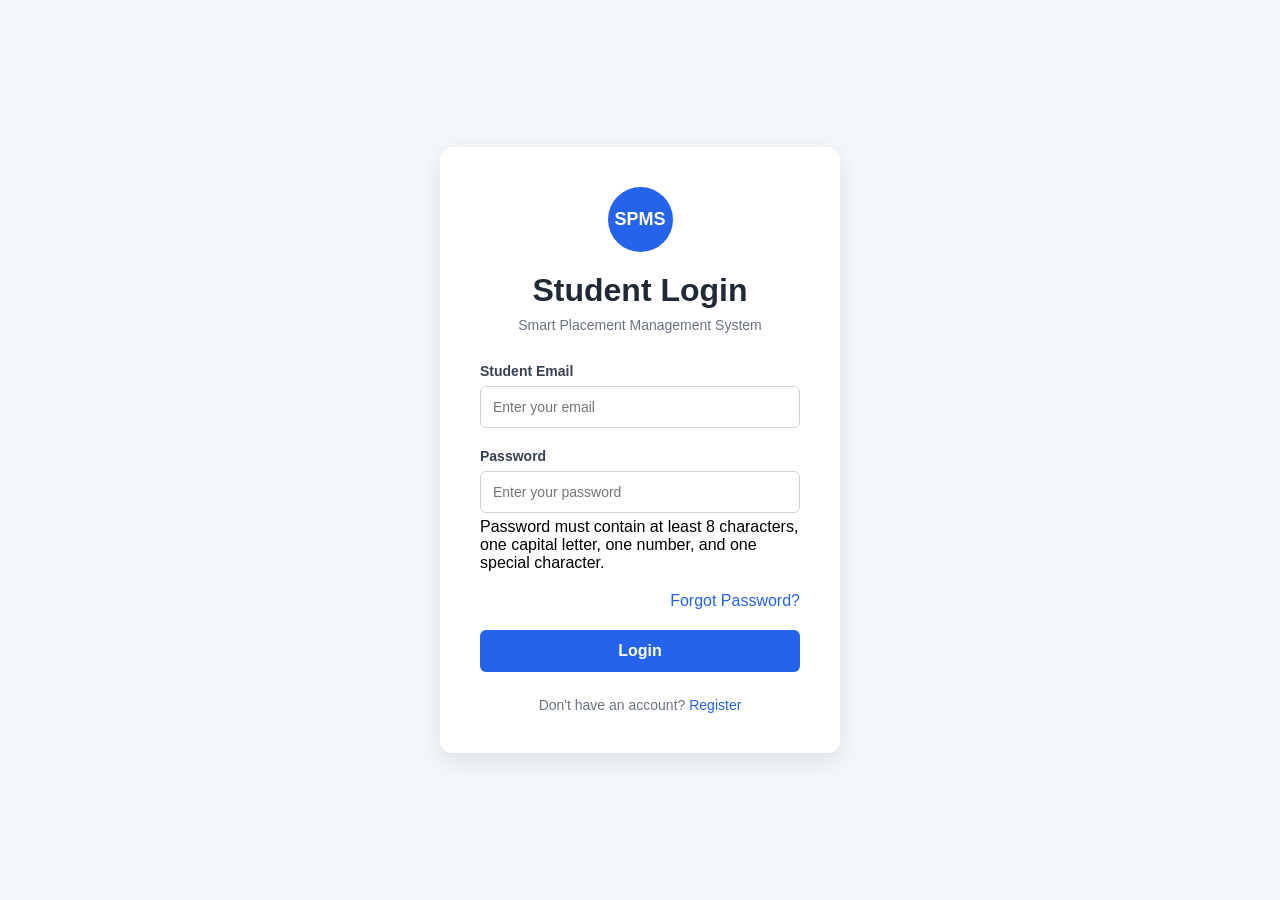
<file: index.html>
<!DOCTYPE html>
<html lang="en">

<head>
    <meta charset="UTF-8">
    <meta name="viewport" content="width=device-width, initial-scale=1.0">

    <title>Student Login | Smart Placement Management System</title>

    <link rel="stylesheet" href="css/style.css">
</head>

<body>

    <div class="login-container">

        <div class="login-card">

            <div class="logo">
                SPMS
            </div>

            <h1>Student Login</h1>

            <p class="subtitle">
                Smart Placement Management System
            </p>

            <form id="loginForm">

                <!-- Student Email -->
                <div class="form-group">

                    <label for="email">
                        Student Email
                    </label>

                    <input
                        type="email"
                        id="email"
                        name="email"
                        placeholder="Enter your email"
                    >

                    <small id="emailError"></small>

                </div>


                <!-- Password -->
                <div class="form-group">

                    <label for="password">
                        Password
                    </label>

                    <input
                        type="password"
                        id="password"
                        name="password"
                        placeholder="Enter your password"
                    >

                    <small id="passwordError"></small>

                    <p class="password-hint">
                        Password must contain at least 8 characters,
                        one capital letter, one number, and one special character.
                    </p>

                </div>


                <!-- Forgot Password -->
                <div class="forgot-password">

                    <a href="#">
                        Forgot Password?
                    </a>

                </div>


                <!-- Login Button -->
                <button
                    type="submit"
                    class="login-btn">
                    Login
                </button>


                <!-- Login Message -->
                <p id="loginMessage"></p>

            </form>


            <!-- Register -->
            <p class="register-text">

                Don't have an account?

                <a href="#">
                    Register
                </a>

            </p>

        </div>

    </div>


    <!-- JavaScript -->
    <script src="js/login.js"></script>

</body>

</html>
</file>
<file: css/style.css>
* {
    margin: 0;
    padding: 0;
    box-sizing: border-box;
}

body {
    font-family: Arial, sans-serif;
    background: #f4f7fb;
    min-height: 100vh;

    display: flex;
    justify-content: center;
    align-items: center;
}

.login-container {
    width: 100%;
    padding: 20px;
}

.login-card {
    width: 400px;
    max-width: 100%;
    margin: auto;

    background: white;
    padding: 40px;

    border-radius: 12px;

    box-shadow: 0 8px 25px rgba(0, 0, 0, 0.1);
}

.logo {
    width: 65px;
    height: 65px;

    margin: 0 auto 20px;

    display: flex;
    justify-content: center;
    align-items: center;

    background: #2563eb;
    color: white;

    border-radius: 50%;

    font-size: 18px;
    font-weight: bold;
}

h1 {
    text-align: center;
    color: #1f2937;
    margin-bottom: 8px;
}

.subtitle {
    text-align: center;
    color: #6b7280;
    font-size: 14px;
    margin-bottom: 30px;
}

.form-group {
    margin-bottom: 20px;
}

.form-group label {
    display: block;
    margin-bottom: 7px;

    color: #374151;
    font-weight: 600;
    font-size: 14px;
}

.form-group input {
    width: 100%;

    padding: 12px;

    border: 1px solid #d1d5db;
    border-radius: 6px;

    font-size: 14px;

    outline: none;
}

.form-group input:focus {
    border-color: #2563eb;
}

.form-group small {
    display: block;

    margin-top: 5px;

    color: #dc2626;
    font-size: 12px;
}

.forgot-password {
    text-align: right;
    margin-bottom: 20px;
}

.forgot-password a,
.register-text a {
    color: #2563eb;
    text-decoration: none;
}

.forgot-password a:hover,
.register-text a:hover {
    text-decoration: underline;
}

.login-btn {
    width: 100%;

    padding: 12px;

    background: #2563eb;
    color: white;

    border: none;
    border-radius: 6px;

    font-size: 16px;
    font-weight: 600;

    cursor: pointer;
}

.login-btn:hover {
    background: #1d4ed8;
}

#loginMessage {
    text-align: center;
    margin-top: 15px;
    font-size: 14px;
}

.register-text {
    text-align: center;
    margin-top: 25px;

    color: #6b7280;
    font-size: 14px;
}
</file>
